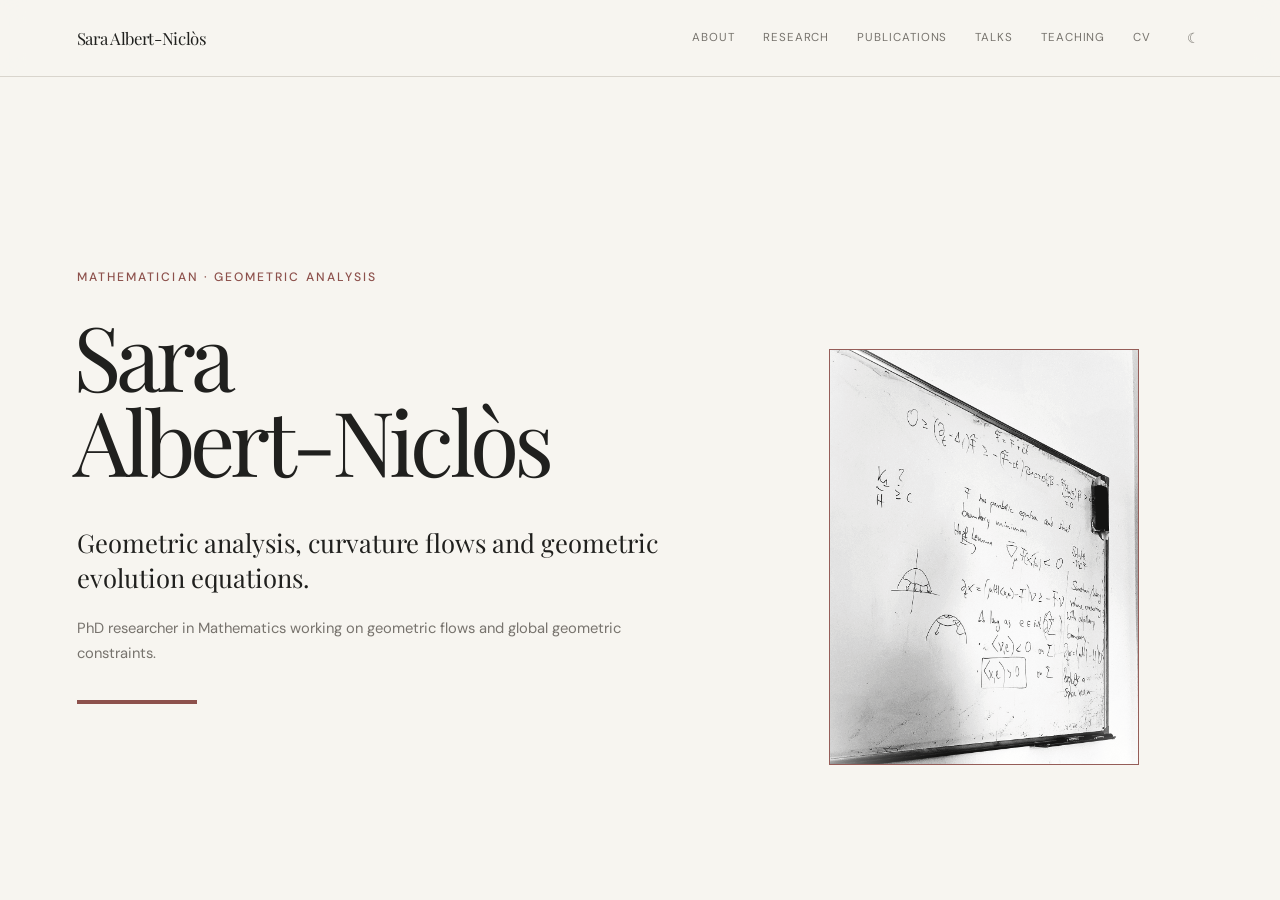
<file: index.html>
<!DOCTYPE html>
<html lang="en">
<head>
    <meta charset="UTF-8">
    <meta name="viewport" content="width=device-width, initial-scale=1.0">
    <title>Sara Albert-Niclòs — Mathematician</title>
    <meta name="description" content="Sara Albert-Niclòs — Mathematician working in geometric analysis and geometric flows.">
    <link rel="preconnect" href="https://fonts.googleapis.com">
    <link rel="preconnect" href="https://fonts.gstatic.com" crossorigin>
    <link href="https://fonts.googleapis.com/css2?family=DM+Sans:wght@400;500&family=Playfair+Display:wght@400;500&display=swap" rel="stylesheet">
    <link rel="stylesheet" href="style.css">
</head>
<body>
<header>
    <div class="container">
        <nav>
            <a href="index.html" class="nav-name">Sara Albert-Niclòs</a>
            <div class="nav-links">
                <a href="about.html" class="">About</a>
<a href="research.html" class="">Research</a>
<a href="publications.html" class="">Publications</a>
<a href="talks.html" class="">Talks</a>
<a href="teaching.html" class="">Teaching</a>
<a href="cv.html" class="">CV</a>
                <button class="theme-toggle" id="themeToggle" aria-label="Toggle dark mode" title="Toggle dark mode">☾</button>
            </div>
        </nav>
    </div>
</header>
<main id="top">
    <section class="hero">
        <div class="container">
            <div class="hero-content">
                <div class="eyebrow">Mathematician · Geometric Analysis</div>
                <h1>Sara<br>Albert-Niclòs</h1>
                <div class="hero-subtitle">
                    Geometric analysis, curvature flows
                    and geometric evolution equations.
                </div>
                <p class="hero-description">
                    PhD researcher in Mathematics working on
                    geometric flows and global geometric constraints.
                </p>

                <div class="hero-accent-mark" aria-hidden="true"></div>
            </div>
        </div>

        <div class="hero-photo">
            <img src="assets/pissarra.jpg" alt="Mathematical notes on a whiteboard">
        </div>
    </section>
</main>
<script src="script.js"></script>
</body>
</html>
</file>
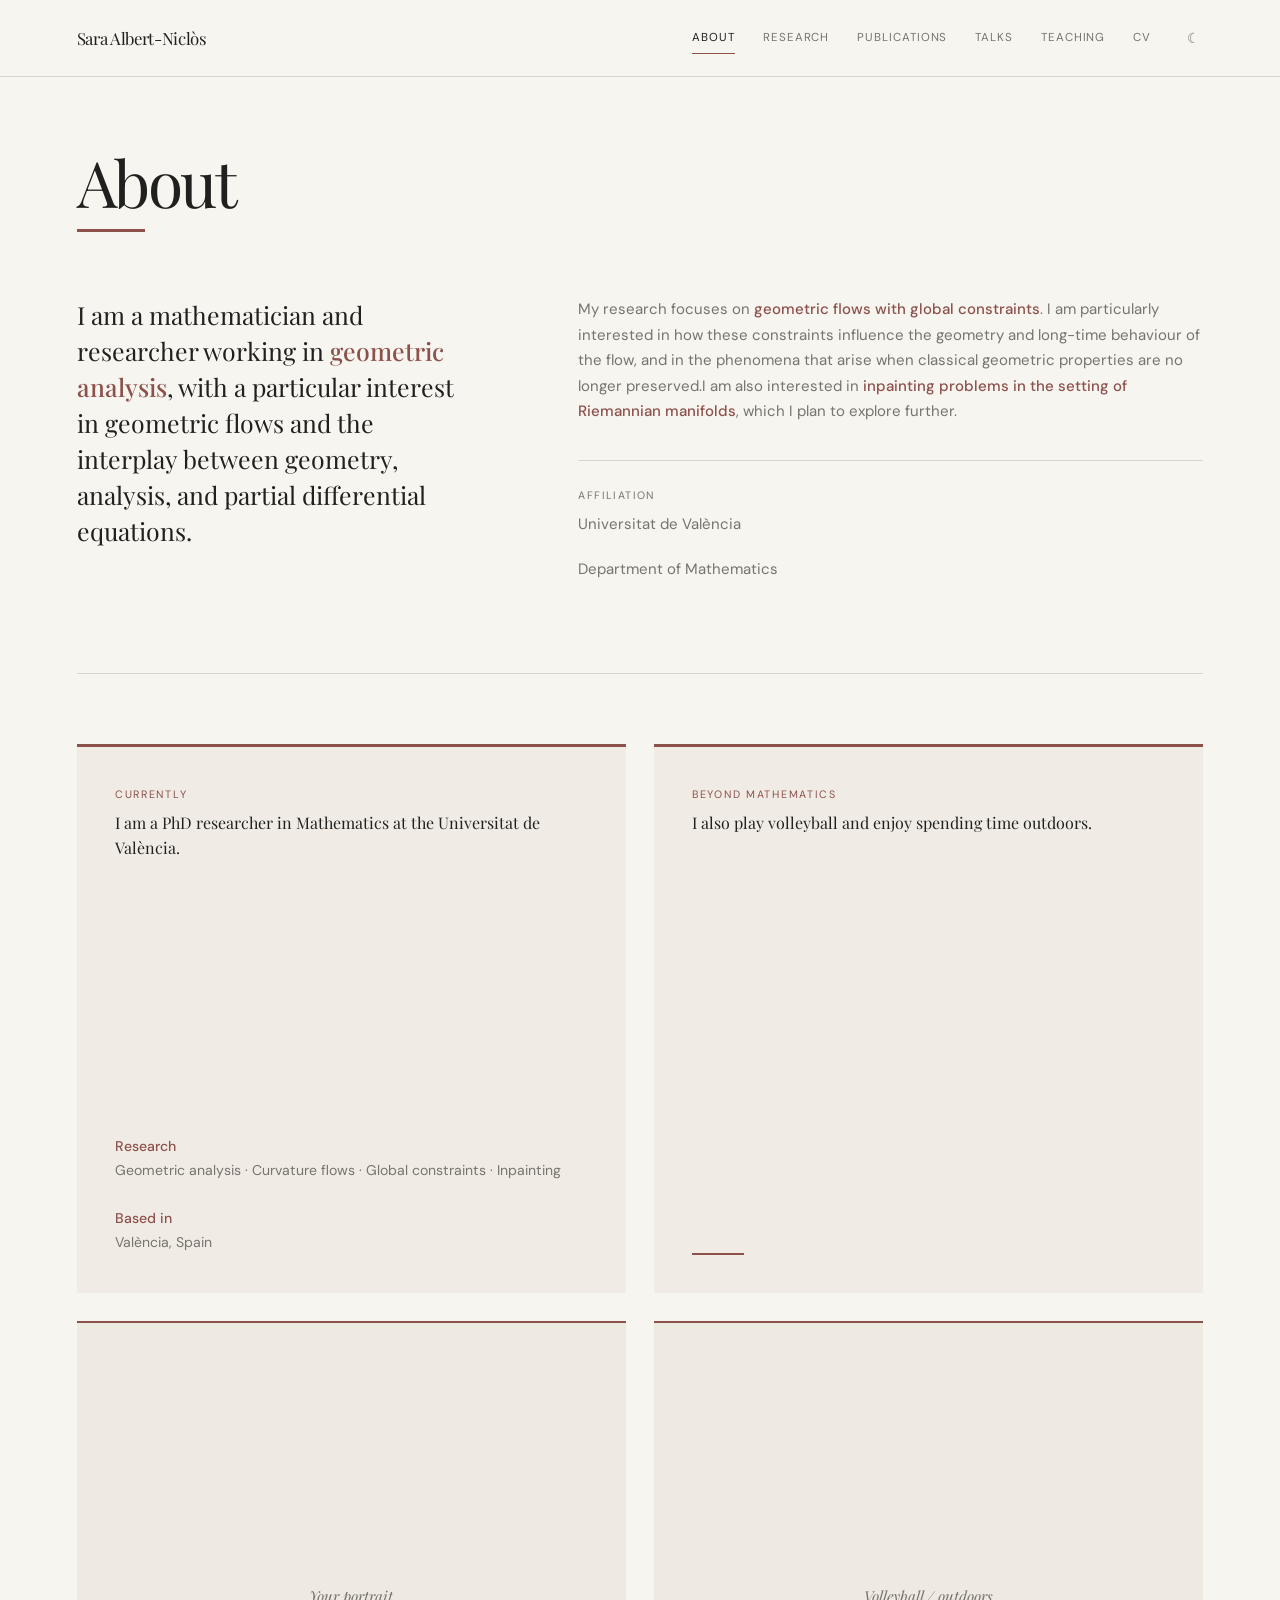
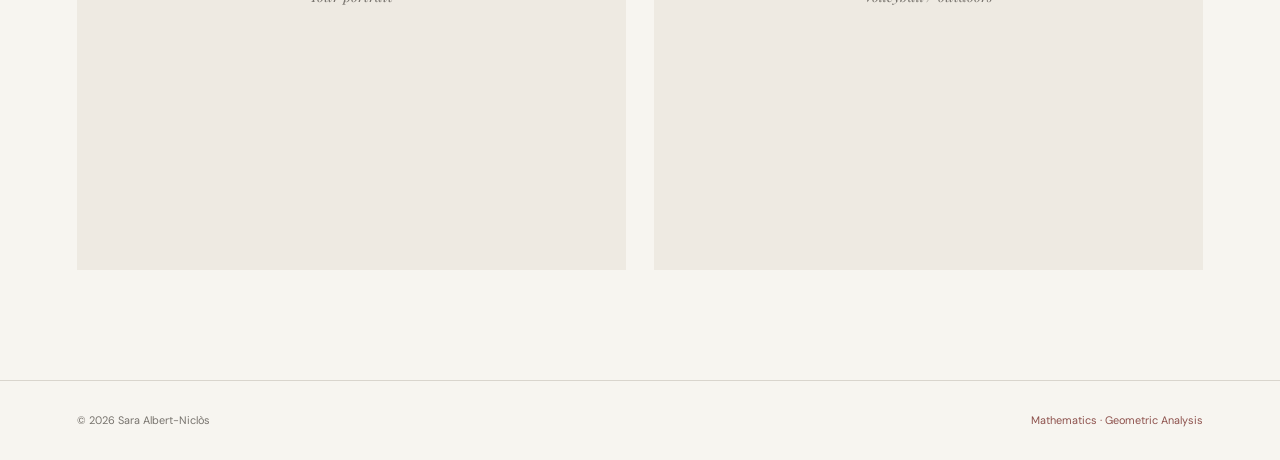
<file: about.html>
<!DOCTYPE html>
<html lang="en">
<head>
    <meta charset="UTF-8">
    <meta name="viewport" content="width=device-width, initial-scale=1.0">
    <title>About — Sara Albert-Niclòs</title>
    <meta name="description" content="Sara Albert-Niclòs — Mathematician working in geometric analysis and geometric flows.">
    <link rel="preconnect" href="https://fonts.googleapis.com">
    <link rel="preconnect" href="https://fonts.gstatic.com" crossorigin>
    <link href="https://fonts.googleapis.com/css2?family=DM+Sans:wght@400;500&family=Playfair+Display:wght@400;500&display=swap" rel="stylesheet">
    <link rel="stylesheet" href="style.css">
</head>
<body>
<header>
    <div class="container">
        <nav>
            <a href="index.html" class="nav-name">Sara Albert-Niclòs</a>
            <div class="nav-links">
                <a href="about.html" class="active">About</a>
<a href="research.html" class="">Research</a>
<a href="publications.html" class="">Publications</a>
<a href="talks.html" class="">Talks</a>
<a href="teaching.html" class="">Teaching</a>
<a href="cv.html" class="">CV</a>
                <button class="theme-toggle" id="themeToggle" aria-label="Toggle dark mode" title="Toggle dark mode">☾</button>
            </div>
        </nav>
    </div>
</header>
<main class="page">
    <div class="container">

<div class="section-header">
    <h1 class="section-title">About</h1>
</div>

<div class="page-intro">
    <p class="lead">
        I am a mathematician and researcher working in
        <strong>geometric analysis</strong>, with a particular interest in
        geometric flows and the interplay between geometry, analysis,
        and partial differential equations.
    </p>

    <div class="about-body muted">
        <p>
            My research focuses on <strong>geometric flows with global constraints</strong>. 
            I am particularly interested in how these constraints influence 
            the geometry and long-time behaviour of the flow, and in the 
            phenomena that arise when classical geometric properties are 
            no longer preserved.I am also interested in <strong>inpainting problems 
            in the setting of Riemannian manifolds</strong>, which I plan to explore further.
        </p>

        <div class="affiliation">
            <span class="small-label">Affiliation</span>
            <p>Universitat de València</p>
            <p>Department of Mathematics</p>
        </div>
    </div>
</div>

<div class="about-cards">

    <div class="about-card">
        <div>
            <span class="small-label">Currently</span>

            <div class="about-card-title">
                I am a PhD researcher in Mathematics at the Universitat de València.
            </div>
        </div>

        <div class="about-card-details">
            <strong>Research</strong><br>
            Geometric analysis · Curvature flows · Global constraints · Inpainting
            <br><br>
            <strong>Based in</strong><br>
            València, Spain
        </div>
    </div>


    <div class="about-card accent">
        <div>
            <span class="small-label">Beyond mathematics</span>

            <div class="about-card-title">
                I also play volleyball and enjoy spending time outdoors. 
            </div>
        </div>

        <div class="about-card-details">
          <!  A little space for the things that exist beyond research.>
        </div>
    </div>

</div>

<div class="about-gallery">
    <div class="about-gallery-item">
        <div class="placeholder-image" style="width:100%;height:100%;display:flex;align-items:center;justify-content:center;color:var(--muted);font-family:var(--serif);font-style:italic;">
            Your portrait
        </div>
    </div>

    <div class="about-gallery-item">
        <div class="placeholder-image" style="width:100%;height:100%;display:flex;align-items:center;justify-content:center;color:var(--muted);font-family:var(--serif);font-style:italic;">
            Volleyball / outdoors
        </div>
    </div>
</div>

    </div>
</main>
<footer>
    <div class="container">
        <div class="footer-inner">
            <span>© 2026 Sara Albert-Niclòs</span>
            <span>Mathematics · Geometric Analysis</span>
        </div>
    </div>
</footer>
<script src="script.js"></script>
</body>
</html>
</file>
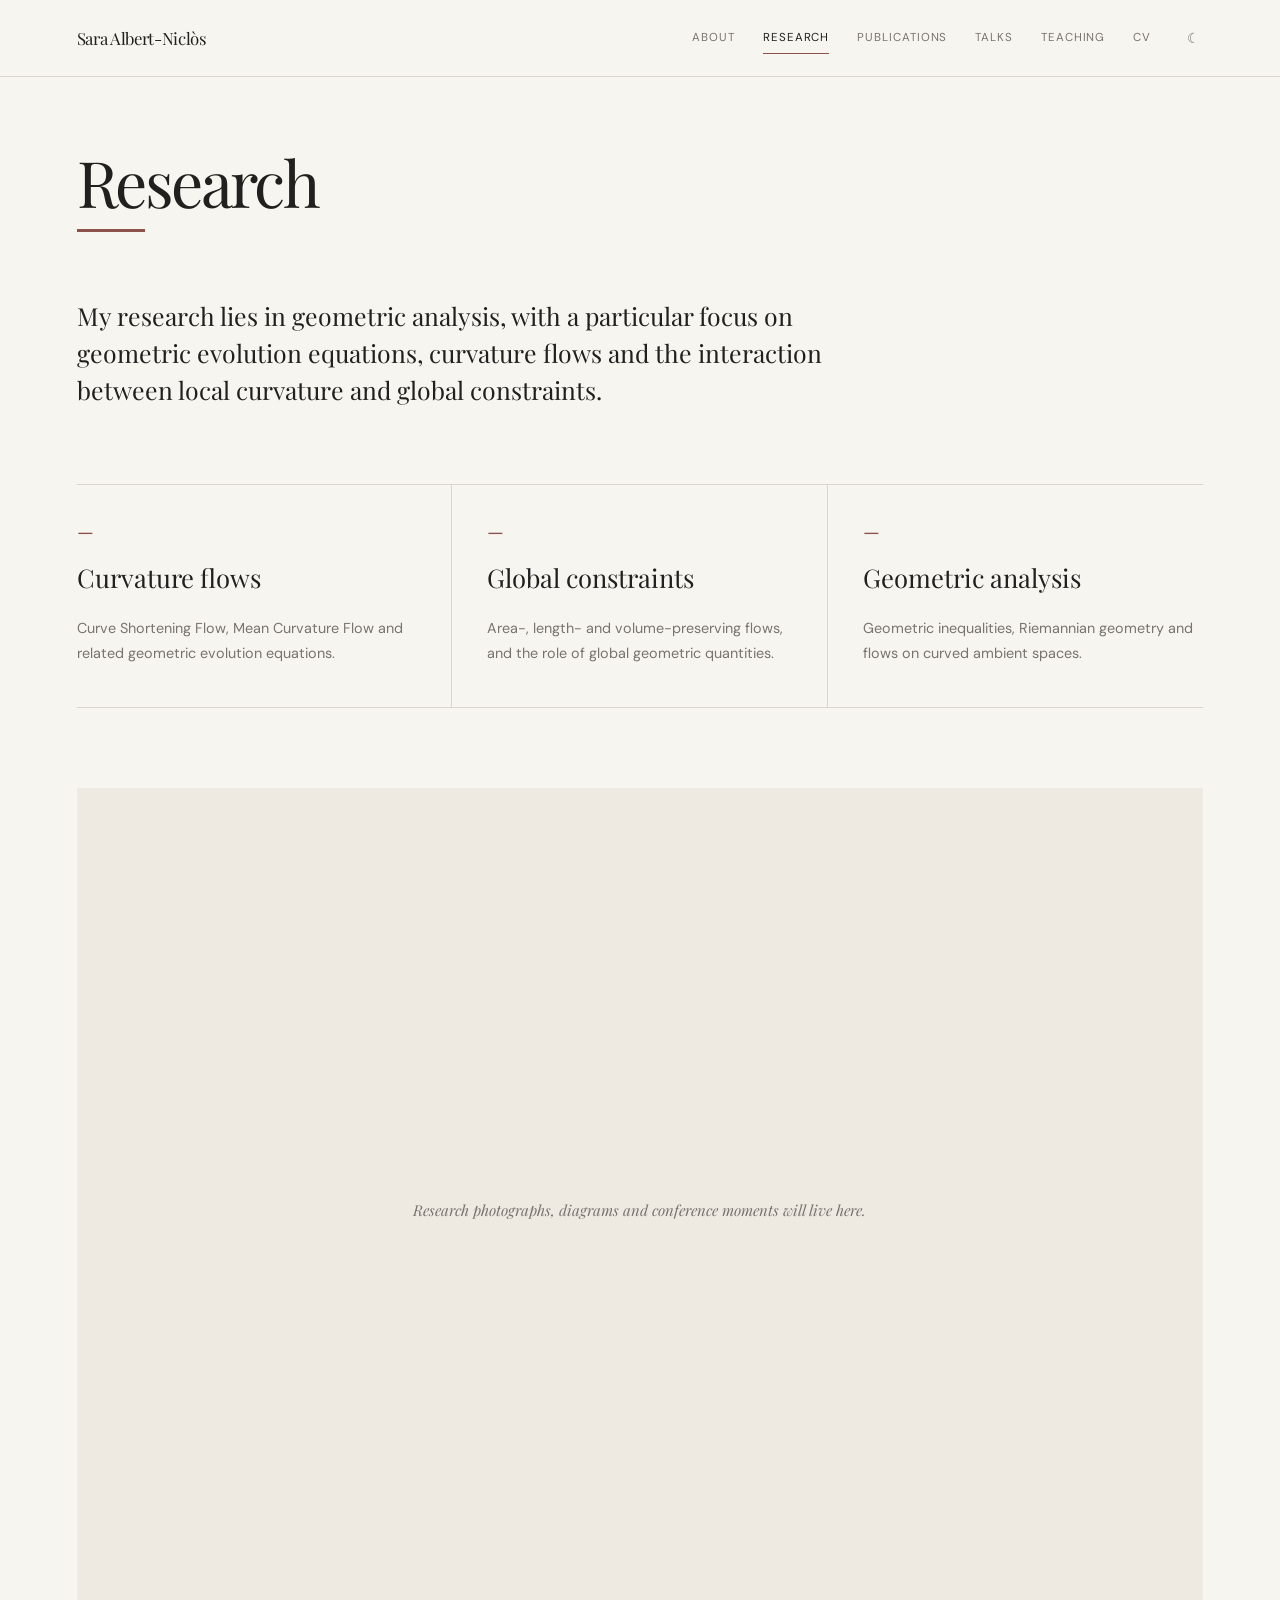
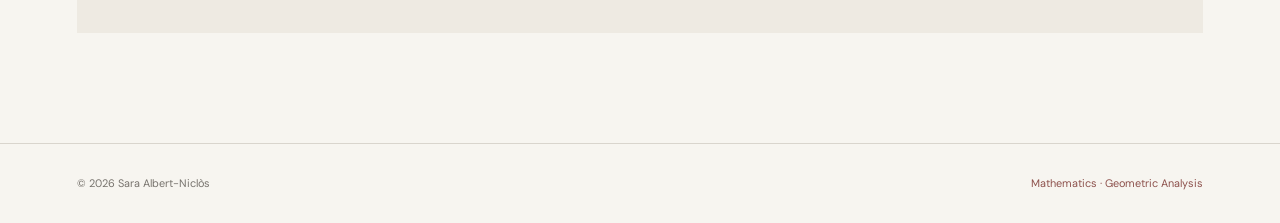
<file: research.html>
<!DOCTYPE html>
<html lang="en">
<head>
    <meta charset="UTF-8">
    <meta name="viewport" content="width=device-width, initial-scale=1.0">
    <title>Research — Sara Albert-Niclòs</title>
    <meta name="description" content="Sara Albert-Niclòs — Mathematician working in geometric analysis and geometric flows.">
    <link rel="preconnect" href="https://fonts.googleapis.com">
    <link rel="preconnect" href="https://fonts.gstatic.com" crossorigin>
    <link href="https://fonts.googleapis.com/css2?family=DM+Sans:wght@400;500&family=Playfair+Display:wght@400;500&display=swap" rel="stylesheet">
    <link rel="stylesheet" href="style.css">
</head>
<body>
<header>
    <div class="container">
        <nav>
            <a href="index.html" class="nav-name">Sara Albert-Niclòs</a>
            <div class="nav-links">
                <a href="about.html" class="">About</a>
<a href="research.html" class="active">Research</a>
<a href="publications.html" class="">Publications</a>
<a href="talks.html" class="">Talks</a>
<a href="teaching.html" class="">Teaching</a>
<a href="cv.html" class="">CV</a>
                <button class="theme-toggle" id="themeToggle" aria-label="Toggle dark mode" title="Toggle dark mode">☾</button>
            </div>
        </nav>
    </div>
</header>
<main class="page">
    <div class="container">

<div class="section-header">
    <h1 class="section-title">Research</h1>
</div>

<p class="research-intro">
    My research lies in geometric analysis, with a particular focus on
    geometric evolution equations, curvature flows and the interaction
    between local curvature and global constraints.
</p>

<div class="research-grid">
    <div class="research-item">
        <h3>Curvature flows</h3>
        <p>
            Curve Shortening Flow, Mean Curvature Flow and related
            geometric evolution equations.
        </p>
    </div>
    <div class="research-item">
        <h3>Global constraints</h3>
        <p>
            Area-, length- and volume-preserving flows, and the role
            of global geometric quantities.
        </p>
    </div>
    <div class="research-item">
        <h3>Geometric analysis</h3>
        <p>
            Geometric inequalities, Riemannian geometry and flows
            on curved ambient spaces.
        </p>
    </div>
</div>

<div class="photo-placeholder">
    Research photographs, diagrams and conference moments will live here.
</div>

    </div>
</main>
<footer>
    <div class="container">
        <div class="footer-inner">
            <span>© 2026 Sara Albert-Niclòs</span>
            <span>Mathematics · Geometric Analysis</span>
        </div>
    </div>
</footer>
<script src="script.js"></script>
</body>
</html>
</file>
<file: style.css>
/* =========================================================
   SARA ALBERT-NICLÒS — SHARED STYLES
========================================================= */

:root {
    --paper: #f7f5f0;
    --paper-dark: #eeeae2;
    --ink: #20201e;
    --muted: #77736d;
    --line: #d9d5cd;
    --accent: #8d514c;
    --accent-soft: #ead9d6;
    --accent-strong: #75403c;
    --serif: "Playfair Display", Georgia, serif;
    --sans: "DM Sans", Arial, sans-serif;
    --transition: 0.35s ease;
}

body.dark {
    --paper: #191817;
    --paper-dark: #23211f;
    --ink: #f1ede5;
    --muted: #aaa49b;
    --line: #3a3733;
    --accent: #cf8178;
    --accent-soft: #3a2927;
    --accent-strong: #e0958b;
}

* { box-sizing: border-box; margin: 0; padding: 0; }

html { scroll-behavior: smooth; }

body {
    background: var(--paper);
    color: var(--ink);
    font-family: var(--sans);
    font-size: 15px;
    line-height: 1.7;
    transition: background var(--transition), color var(--transition);
}

a { color: inherit; text-decoration: none; }
img { max-width: 100%; display: block; }

::selection {
    background: var(--accent);
    color: var(--paper);
}

.container {
    width: min(1180px, 88%);
    margin: 0 auto;
}

/* NAVIGATION */

header {
    position: fixed;
    top: 0;
    left: 0;
    width: 100%;
    z-index: 100;
    background: color-mix(in srgb, var(--paper) 90%, transparent);
    backdrop-filter: blur(12px);
    border-bottom: 1px solid var(--line);
}

nav {
    min-height: 76px;
    display: flex;
    align-items: center;
    justify-content: space-between;
}

.nav-name {
    font-family: var(--serif);
    font-size: 1.05rem;
    letter-spacing: -0.02em;
}

.nav-links {
    display: flex;
    align-items: center;
    gap: 28px;
    font-size: 0.72rem;
    text-transform: uppercase;
    letter-spacing: 0.08em;
}

.nav-links a {
    position: relative;
    color: var(--muted);
    transition: color 0.25s ease;
}

.nav-links a::after {
    content: "";
    position: absolute;
    left: 0;
    bottom: -6px;
    width: 0;
    height: 1px;
    background: var(--accent);
    transition: width 0.25s ease;
}

.nav-links a:hover,
.nav-links a.active { color: var(--ink); }

.nav-links a:hover::after,
.nav-links a.active::after { width: 100%; }

.theme-toggle {
    border: none;
    background: transparent;
    color: var(--muted);
    cursor: pointer;
    font-family: var(--sans);
    font-size: 0.9rem;
    padding: 3px;
    margin-left: 5px;
    transition: color 0.25s ease, transform 0.25s ease;
}

.theme-toggle:hover {
    color: var(--accent);
    transform: rotate(12deg);
}

/* HOME */

.hero {
    min-height: 100vh;
    display: flex;
    align-items: center;
    padding-top: 76px;
    position: relative;
    overflow: hidden;
}

.hero-content {
    width: 100%;
    padding: 95px 0 100px;
}

.eyebrow {
    margin-bottom: 25px;
    color: var(--accent);
    font-weight: 500;
    font-size: 0.76rem;
    text-transform: uppercase;
    letter-spacing: 0.17em;
}

.hero h1 {
    font-family: var(--serif);
    font-weight: 400;
    font-size: clamp(3.5rem, 7vw, 6.8rem);
    line-height: 0.95;
    letter-spacing: -0.055em;
    margin-left: -4px;
}

.hero-subtitle {
    margin-top: 42px;
    max-width: 680px;
    font-family: var(--serif);
    font-size: clamp(1.25rem, 2vw, 1.8rem);
    line-height: 1.4;
}

.hero-description {
    margin-top: 20px;
    max-width: 580px;
    color: var(--muted);
    font-size: 0.92rem;
}

.hero-photo {
    position: absolute;
    right: 11%;
    bottom: 15%;
    width: 310px;
    overflow: hidden;
    opacity: 0.92;
    border: 1px solid var(--accent);
}

.hero-photo img {
    width: 100%;
    height: auto;
    display: block;
    filter: grayscale(100%) contrast(1.08);
    transition: filter 0.4s ease, transform 0.6s ease;
}

.hero-photo:hover img {
    filter: grayscale(100%) contrast(1.12);
    transform: scale(1.015);
}

/* PAGE SHELL */

.page {
    min-height: 100vh;
    padding: 150px 0 110px;
}

.section-header { margin-bottom: 65px; }

.section-title {
    position: relative;
    display: inline-block;
    padding-bottom: 18px;
    font-family: var(--serif);
    font-weight: 400;
    font-size: clamp(2.6rem, 5vw, 4.3rem);
    line-height: 1;
    letter-spacing: -0.04em;
}

.section-title::after {
    content: "";
    position: absolute;
    left: 0;
    bottom: 0;
    width: 68px;
    height: 3px;
    background: var(--accent);
}

.page-intro {
    width: 100%;
    display: grid;
    grid-template-columns: 0.9fr 1.4fr;
    gap: 100px;
    padding-bottom: 90px;
    border-bottom: 1px solid var(--line);
}

.lead {
    font-family: var(--serif);
    font-size: 1.55rem;
    line-height: 1.45;
}

.muted { color: var(--muted); }

.small-label {
    display: block;
    margin-bottom: 8px;
    color: var(--muted);
    font-size: 0.67rem;
    text-transform: uppercase;
    letter-spacing: 0.13em;
}

/* ABOUT */

.about-body p + p { margin-top: 20px; }

.affiliation {
    margin-top: 35px;
    padding-top: 25px;
    border-top: 1px solid var(--line);
}

.about-cards {
    margin-top: 70px;
    display: grid;
    grid-template-columns: repeat(2, minmax(0, 1fr));
    gap: 28px;
}

.about-card {
    aspect-ratio: 1 / 1;
    padding: 38px;
    background: color-mix(in srgb, var(--paper-dark) 78%, var(--paper));
    border: none;
    border-top: 3px solid var(--accent);
    display: flex;
    flex-direction: column;
    justify-content: space-between;
}

.about-card.accent {
    background: color-mix(in srgb, var(--paper-dark) 78%, var(--paper));
    border: none;
    border-top: 3px solid var(--accent);
    position: relative;
}

.about-card.accent::after {
    content: "";
    display: block;
    width: 52px;
    height: 2px;
    background: var(--accent);
    margin-top: 28px;
}

.about-card .small-label {
    color: var(--accent);
}

.about-card.accent .small-label {
    color: var(--accent);
}

.about-card-title {
    max-width: 480px;
    font-family: var(--serif);
    font-size: 1rem;
    line-height: 1.55;
}

.about-card-details {
    color: var(--muted);
    font-size: 0.88rem;
}

.about-gallery {
    margin-top: 28px;
    display: grid;
    grid-template-columns: repeat(2, minmax(0, 1fr));
    gap: 28px;
}

.about-gallery-item {
    aspect-ratio: 1 / 1;
    background: var(--paper-dark);
    overflow: hidden;
}

.about-gallery-item img {
    width: 100%;
    height: 100%;
    object-fit: cover;
}

.personal-note {
    max-width: 700px;
    margin-top: 70px;
}

/* GENERIC LISTS */

.list {
    border-top: 1px solid var(--line);
}

.list-item {
    display: grid;
    grid-template-columns: 90px 1fr auto;
    gap: 35px;
    padding: 28px 0;
    border-bottom: 1px solid var(--line);
}

.list-year {
    color: var(--accent);
    font-family: var(--serif);
    font-size: 1.1rem;
}

.list-title {
    font-family: var(--serif);
    font-size: 1.25rem;
    line-height: 1.35;
}

.list-meta {
    margin-top: 7px;
    color: var(--muted);
    font-size: 0.82rem;
}

.list-links {
    display: flex;
    gap: 16px;
    color: var(--muted);
    font-size: 0.68rem;
    text-transform: uppercase;
    letter-spacing: 0.08em;
}

.list-links a:hover { color: var(--accent); }

/* RESEARCH */

.research-intro {
    max-width: 800px;
    font-family: var(--serif);
    font-size: 1.55rem;
    line-height: 1.5;
    margin-bottom: 75px;
}

.research-grid {
    display: grid;
    grid-template-columns: repeat(3, 1fr);
    border-top: 1px solid var(--line);
    border-bottom: 1px solid var(--line);
}

.research-item {
    padding: 38px 35px 42px;
    border-right: 1px solid var(--line);
}

.research-item:first-child { padding-left: 0; }
.research-item:last-child { border-right: none; padding-right: 0; }

.research-item h3 {
    margin-bottom: 17px;
    font-family: var(--serif);
    font-size: 1.6rem;
    font-weight: 400;
}

.research-item p {
    color: var(--muted);
    font-size: 0.9rem;
}

.photo-placeholder {
    margin-top: 80px;
    aspect-ratio: 4 / 3;
    background: var(--paper-dark);
    display: flex;
    align-items: center;
    justify-content: center;
    color: var(--muted);
    font-family: var(--serif);
    font-style: italic;
}

/* TEACHING */

.teaching-grid,
.cv-grid,
.contact {
    display: grid;
    grid-template-columns: 1fr 1fr;
    gap: 100px;
}

.teaching-intro,
.cv-lead,
.contact-lead {
    font-family: var(--serif);
    font-size: 1.55rem;
    line-height: 1.45;
}

.teaching-list { border-top: 1px solid var(--line); }

.teaching-item {
    padding: 22px 0;
    border-bottom: 1px solid var(--line);
}

.teaching-item strong {
    font-family: var(--serif);
    font-size: 1.05rem;
    font-weight: 400;
}

.teaching-item span {
    display: block;
    margin-top: 4px;
    color: var(--muted);
    font-size: 0.8rem;
}

.cv-section {
    margin-top: 90px;
    padding: 60px 42px;
    background: var(--paper-dark);
    max-width: 900px;
}

.cv-button {
    display: inline-flex;
    margin-top: 35px;
    padding: 13px 23px;
    border: 1px solid var(--accent);
    color: var(--accent);
    font-size: 0.72rem;
    text-transform: uppercase;
    letter-spacing: 0.1em;
}

.cv-button:hover {
    background: var(--ink);
    color: var(--paper);
}

.contact-links {
    display: flex;
    flex-direction: column;
    gap: 13px;
}

.contact-links a {
    padding-bottom: 10px;
    border-bottom: 1px solid var(--line);
    color: var(--muted);
}

.contact-links a:hover { color: var(--accent); }

/* FOOTER */

footer {
    padding: 30px 0;
    border-top: 1px solid var(--line);
    color: var(--muted);
    font-size: 0.68rem;
}

.footer-inner {
    display: flex;
    justify-content: space-between;
    align-items: center;
}

/* MOBILE */

@media (max-width: 850px) {
    .container { width: 88%; }

    .nav-links {
        gap: 14px;
        font-size: 0.61rem;
    }

    .nav-name { font-size: 0.95rem; }

    .hero-photo {
        opacity: 0.35;
        right: -30px;
        width: 190px;
    }

    .page-intro,
    .teaching-grid,
    .cv-grid,
    .contact {
        grid-template-columns: 1fr;
        gap: 45px;
    }

    .research-grid { grid-template-columns: 1fr; }

    .research-item,
    .research-item:first-child,
    .research-item:last-child {
        padding: 35px 0;
        border-right: none;
        border-bottom: 1px solid var(--line);
    }

    .research-item:last-child { border-bottom: none; }

    .about-cards,
    .about-gallery {
        grid-template-columns: 1fr;
    }

    .about-card {
        aspect-ratio: auto;
        min-height: 360px;
    }

    .list-item {
        grid-template-columns: 60px 1fr;
        gap: 20px;
    }

    .list-links { grid-column: 2; }

    .hero h1 {
        font-size: clamp(3.5rem, 15vw, 6rem);
    }
}

@media (max-width: 600px) {
    .nav-links a:nth-child(4),
    .nav-links a:nth-child(5) { display: none; }

    .nav-links { gap: 11px; }

    .hero-content { padding: 75px 0 100px; }

    .hero-photo { display: none; }

    .page { padding: 125px 0 80px; }

    .footer-inner {
        flex-direction: column;
        align-items: flex-start;
        gap: 8px;
    }

    .info-strip { padding: 28px; }
}


/* ACCENT DETAILS */

.page strong {
    color: var(--accent);
    font-weight: 500;
}

.list-year {
    color: var(--accent);
}

.list-links a,
.contact-links a:hover,
.cv-button {
    color: var(--accent);
}

.list-links a:hover {
    color: var(--accent-strong);
}

.teaching-item {
    position: relative;
}

.teaching-item::before {
    content: "";
    position: absolute;
    left: -18px;
    top: 27px;
    width: 4px;
    height: 22px;
    background: var(--accent);
}

.research-item h3::before {
    content: "—";
    display: block;
    margin-bottom: 14px;
    color: var(--accent);
    font-family: var(--sans);
    font-size: 1.2rem;
    line-height: 1;
}

.cv-section {
    border-left: 5px solid var(--accent);
}

.about-card {
    border-top: 3px solid var(--accent);
}

.about-card.accent {
    border-color: var(--accent);
}



.about-card .small-label {
    letter-spacing: 0.16em;
}

.about-gallery-item {
    border-top: 2px solid var(--accent);
}

.footer-inner span:last-child {
    color: var(--accent);
}


.hero-accent-mark {
    width: 120px;
    height: 4px;
    margin-top: 34px;
    background: var(--accent);
    position: relative;
}
</file>
